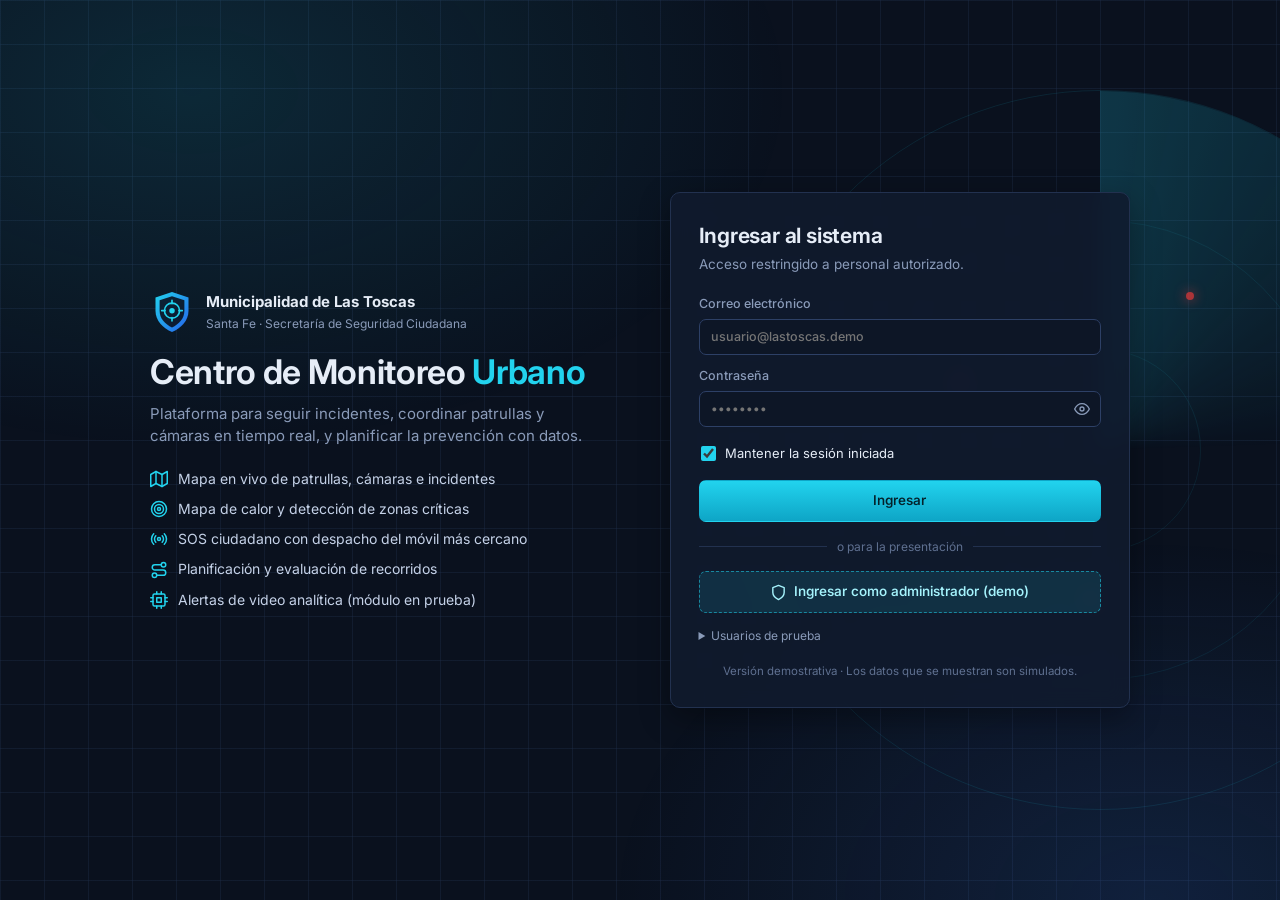
<file: index.html>
<!doctype html>
<html lang="es">
<head>
  <meta charset="utf-8">
  <meta name="viewport" content="width=device-width, initial-scale=1">
  <title>Ingreso – Centro de Monitoreo Las Toscas</title>
  <link rel="icon" href="assets/logo.svg" type="image/svg+xml">
  <link rel="preconnect" href="https://fonts.googleapis.com">
  <link rel="preconnect" href="https://fonts.gstatic.com" crossorigin>
  <link href="https://fonts.googleapis.com/css2?family=Inter:wght@400;500;600;700;800&family=JetBrains+Mono:wght@400;600&display=swap" rel="stylesheet">
  <link rel="stylesheet" href="css/styles.css">
  <!-- Estadísticas de visitas (GoatCounter: sin cookies) -->
  <script data-goatcounter="https://lbrnqru.goatcounter.com/count" async src="//gc.zgo.at/count.js"></script>
  <!-- Registro propio de visitas (MUNI_VISITAS) -->
  <script async src="https://muni-seg.growynk.com/m.js" data-sitio="Muni_Secu"></script>
</head>
<body>
  <div class="login-bg">
    <div class="radar"><div class="sweep"></div>
      <i class="blip" style="left:30%;top:40%"></i>
      <i class="blip" style="left:62%;top:28%;animation-delay:2s"></i>
      <i class="blip" style="left:48%;top:70%;animation-delay:4s"></i>
    </div>
  </div>

  <main class="login-page">
    <div class="login-wrap">
      <section class="login-intro">
        <div class="brand">
          <img src="assets/logo.svg" alt="">
          <div class="brand-txt"><strong>Municipalidad de Las Toscas</strong><span>Santa Fe · Secretaría de Seguridad Ciudadana</span></div>
        </div>
        <h1>Centro de Monitoreo <span>Urbano</span></h1>
        <p>Plataforma para seguir incidentes, coordinar patrullas y cámaras en tiempo real, y planificar la prevención con datos.</p>
        <ul class="feature-list" id="features"></ul>
      </section>

      <section class="card login-card">
        <h2>Ingresar al sistema</h2>
        <p class="lead">Acceso restringido a personal autorizado.</p>
        <form id="login-form" class="stack" novalidate>
          <div id="login-error" class="login-error hidden" role="alert"></div>
          <label class="field">Correo electrónico
            <input class="input" type="email" id="email" autocomplete="username" placeholder="usuario@lastoscas.demo" required>
          </label>
          <label class="field">Contraseña
            <span class="pw-wrap">
              <input class="input" type="password" id="password" autocomplete="current-password" placeholder="••••••••" required>
              <button type="button" class="icon-btn" id="toggle-pw" aria-label="Mostrar contraseña"></button>
            </span>
          </label>
          <label class="check"><input type="checkbox" id="remember" checked> Mantener la sesión iniciada</label>
          <button type="submit" class="btn btn-primary btn-block" style="height:42px">Ingresar</button>
        </form>
        <div class="divider">o para la presentación</div>
        <button type="button" class="btn btn-demo btn-block" id="demo-login"></button>
        <details class="demo-users">
          <summary>Usuarios de prueba</summary>
          <p style="margin-top:8px;line-height:1.8">
            <code>admin@lastoscas.demo</code> · Administrador<br>
            <code>operador@lastoscas.demo</code> · Operador de monitoreo<br>
            <code>patrulla@lastoscas.demo</code> · Patrulla<br>
            Contraseña para todos: <code>demo2026</code>
          </p>
        </details>
        <p class="login-foot">Versión demostrativa · Los datos que se muestran son simulados.</p>
      </section>
    </div>
  </main>

  <script src="js/utils.js"></script>
  <script src="js/data.js"></script>
  <script src="js/auth.js"></script>
</body>
</html>
</file>
<file: css/styles.css>
/* ============ Tokens ============ */
:root {
  --bg: #0a111e;
  --bg-2: #0d1626;
  --panel: #111b2e;
  --panel-2: #16233b;
  --panel-3: #1c2b47;
  --border: #22314f;
  --border-2: #2d4066;
  --text: #e6edf7;
  --muted: #8a9bb9;
  --dim: #5f7090;
  --accent: #22d3ee;
  --accent-2: #3b82f6;
  --accent-soft: rgba(34, 211, 238, .12);
  --ok: #22c55e;
  --warn: #f59e0b;
  --danger: #ef4444;
  --violet: #a78bfa;
  --radius: 10px;
  --radius-sm: 7px;
  --shadow: 0 10px 30px rgba(0, 0, 0, .35);
  --font: 'Inter', system-ui, -apple-system, 'Segoe UI', Roboto, sans-serif;
  --mono: 'JetBrains Mono', ui-monospace, Consolas, monospace;
  --sidebar: 236px;
  --topbar: 58px;
  color-scheme: dark;
}

* { box-sizing: border-box; }
html, body { height: 100%; }
body {
  margin: 0;
  background: var(--bg);
  color: var(--text);
  font-family: var(--font);
  font-size: 14px;
  line-height: 1.45;
  -webkit-font-smoothing: antialiased;
}
button, input, select, textarea { font: inherit; color: inherit; }
a { color: var(--accent); }
h1, h2, h3, h4 { margin: 0; font-weight: 650; letter-spacing: -.01em; }
p { margin: 0; }
.ic { flex-shrink: 0; display: block; }
.mono { font-family: var(--mono); }
.muted { color: var(--muted); }
.dim { color: var(--dim); }
.hidden { display: none !important; }
::-webkit-scrollbar { width: 9px; height: 9px; }
::-webkit-scrollbar-thumb { background: #22314f; border-radius: 9px; border: 2px solid transparent; background-clip: padding-box; }
::-webkit-scrollbar-track { background: transparent; }

/* ============ Botones y controles ============ */
.btn {
  display: inline-flex; align-items: center; justify-content: center; gap: 7px;
  height: 36px; padding: 0 14px;
  border-radius: var(--radius-sm);
  border: 1px solid var(--border-2);
  background: var(--panel-2);
  color: var(--text);
  font-weight: 550; font-size: 13.5px;
  cursor: pointer; white-space: nowrap;
  transition: background .15s, border-color .15s, transform .05s;
}
.btn:hover { background: var(--panel-3); border-color: #3a5180; }
.btn:active { transform: translateY(1px); }
.btn:disabled { opacity: .5; cursor: not-allowed; }
.btn-primary { background: linear-gradient(180deg, #22d3ee, #0ea5c6); border-color: transparent; color: #04212a; }
.btn-primary:hover { background: linear-gradient(180deg, #4fe0f5, #22b8d6); }
.btn-danger { background: linear-gradient(180deg, #ef4444, #c92a2a); border-color: transparent; color: #fff; }
.btn-danger:hover { background: linear-gradient(180deg, #f25c5c, #d43636); }
.btn-warn { background: rgba(245, 158, 11, .15); border-color: rgba(245, 158, 11, .5); color: #fcd34d; }
.btn-violet { background: rgba(167, 139, 250, .15); border-color: rgba(167, 139, 250, .5); color: #ddd6fe; }
.btn-ghost { background: transparent; border-color: transparent; color: var(--muted); }
.btn-ghost:hover { background: var(--panel-2); color: var(--text); }
.btn-sm { height: 30px; padding: 0 10px; font-size: 12.5px; }
.btn-xs { height: 26px; padding: 0 9px; font-size: 12px; border-radius: 6px; }
.btn-block { width: 100%; }
.icon-btn {
  display: inline-grid; place-items: center; width: 34px; height: 34px;
  border-radius: 8px; border: 1px solid transparent; background: transparent;
  color: var(--muted); cursor: pointer; position: relative;
}
.icon-btn:hover { background: var(--panel-2); color: var(--text); }

.input, .select, textarea.input {
  width: 100%; height: 36px; padding: 0 11px;
  background: var(--bg-2); border: 1px solid var(--border-2); border-radius: var(--radius-sm);
  outline: none; transition: border-color .15s, box-shadow .15s;
}
textarea.input { height: auto; padding: 9px 11px; resize: vertical; min-height: 70px; }
.input:focus, .select:focus { border-color: var(--accent); box-shadow: 0 0 0 3px var(--accent-soft); }
.select { appearance: none; padding-right: 30px; background-image: url("data:image/svg+xml,%3Csvg xmlns='http://www.w3.org/2000/svg' width='12' height='12' viewBox='0 0 24 24' fill='none' stroke='%238a9bb9' stroke-width='2.5'%3E%3Cpolyline points='6 9 12 15 18 9'/%3E%3C/svg%3E"); background-repeat: no-repeat; background-position: right 10px center; cursor: pointer; }
.select option { background: var(--panel); }
label.field { display: grid; gap: 6px; font-size: 12.5px; color: var(--muted); font-weight: 500; }
.row { display: flex; gap: 10px; align-items: center; }
.row-wrap { flex-wrap: wrap; }
.grow { flex: 1; min-width: 0; }
.stack { display: grid; gap: 12px; }

.seg { display: inline-flex; background: var(--bg-2); border: 1px solid var(--border); border-radius: 8px; padding: 3px; gap: 2px; }
.seg button { border: 0; background: transparent; color: var(--muted); padding: 5px 10px; border-radius: 6px; cursor: pointer; font-size: 12.5px; font-weight: 550; white-space: nowrap; }
.seg button:hover { color: var(--text); }
#h-period button { flex: 1; padding: 5px 4px; }
.seg button.active { background: var(--panel-3); color: var(--accent); box-shadow: inset 0 0 0 1px var(--border-2); }

.check { display: flex; align-items: center; gap: 9px; cursor: pointer; font-size: 13px; padding: 5px 2px; user-select: none; }
.check input { accent-color: var(--accent); width: 15px; height: 15px; margin: 0; }
.swatch { width: 10px; height: 10px; border-radius: 3px; flex-shrink: 0; }

.tag {
  display: inline-flex; align-items: center; gap: 5px;
  font-size: 11px; font-weight: 650; letter-spacing: .02em; text-transform: uppercase;
  padding: 2px 8px; border-radius: 99px; white-space: nowrap;
  background: var(--panel-3); color: var(--muted); border: 1px solid var(--border-2);
}
.tag-ok { background: rgba(34, 197, 94, .12); color: #86efac; border-color: rgba(34, 197, 94, .35); }
.tag-warn { background: rgba(245, 158, 11, .12); color: #fcd34d; border-color: rgba(245, 158, 11, .35); }
.tag-danger { background: rgba(239, 68, 68, .14); color: #fca5a5; border-color: rgba(239, 68, 68, .4); }
.tag-info { background: rgba(34, 211, 238, .1); color: #67e8f9; border-color: rgba(34, 211, 238, .35); }
.tag-violet { background: rgba(167, 139, 250, .12); color: #c4b5fd; border-color: rgba(167, 139, 250, .4); }
.tag-sim { background: rgba(245, 158, 11, .1); color: #fbbf24; border: 1px dashed rgba(245, 158, 11, .5); }
.dot { width: 8px; height: 8px; border-radius: 50%; display: inline-block; flex-shrink: 0; }
.dot-live { background: var(--ok); box-shadow: 0 0 0 0 rgba(34, 197, 94, .6); animation: live 2s infinite; }
@keyframes live { 0% { box-shadow: 0 0 0 0 rgba(34, 197, 94, .6); } 70% { box-shadow: 0 0 0 8px rgba(34, 197, 94, 0); } 100% { box-shadow: 0 0 0 0 rgba(34, 197, 94, 0); } }

/* ============ Tarjetas ============ */
.card { background: var(--panel); border: 1px solid var(--border); border-radius: var(--radius); }
.card-head { display: flex; align-items: center; justify-content: space-between; gap: 10px; padding: 14px 16px 0; }
.card-head h3 { font-size: 14.5px; display: flex; align-items: center; gap: 8px; }
.card-head .sub { font-size: 12px; color: var(--muted); font-weight: 400; }
.card-body { padding: 14px 16px 16px; }

/* ============ Login ============ */
.login-page { min-height: 100%; display: grid; place-items: center; padding: 24px 16px; position: relative; overflow: hidden; }
.login-bg { position: fixed; inset: 0; z-index: 0; pointer-events: none; }
.login-bg::before {
  content: ''; position: absolute; inset: 0;
  background:
    radial-gradient(1000px 600px at 15% 10%, rgba(34, 211, 238, .12), transparent 60%),
    radial-gradient(900px 600px at 90% 100%, rgba(59, 130, 246, .14), transparent 60%),
    linear-gradient(rgba(34, 49, 79, .35) 1px, transparent 1px) 0 0 / 44px 44px,
    linear-gradient(90deg, rgba(34, 49, 79, .35) 1px, transparent 1px) 0 0 / 44px 44px;
}
.radar { position: absolute; right: -180px; top: 50%; width: 720px; height: 720px; transform: translateY(-50%); border-radius: 50%; border: 1px solid rgba(34, 211, 238, .15); opacity: .7; }
.radar::before, .radar::after { content: ''; position: absolute; inset: 18%; border-radius: 50%; border: 1px solid rgba(34, 211, 238, .12); }
.radar::after { inset: 36%; }
.radar .sweep { position: absolute; inset: 0; border-radius: 50%; background: conic-gradient(from 0deg, rgba(34, 211, 238, .28), transparent 25%); animation: spin 6s linear infinite; }
.radar .blip { position: absolute; width: 8px; height: 8px; border-radius: 50%; background: var(--danger); box-shadow: 0 0 12px var(--danger); animation: blip 6s infinite; }
@keyframes spin { to { transform: rotate(360deg); } }
@keyframes blip { 0%, 100% { opacity: 0; } 10%, 40% { opacity: 1; } }

.login-wrap { position: relative; z-index: 1; width: 100%; max-width: 980px; display: grid; grid-template-columns: 1.05fr 1fr; gap: 36px; align-items: center; }
.login-intro h1 { font-size: 34px; line-height: 1.15; margin: 18px 0 12px; }
.login-intro h1 span { color: var(--accent); }
.login-intro p { color: var(--muted); font-size: 15px; max-width: 440px; }
.feature-list { list-style: none; padding: 0; margin: 22px 0 0; display: grid; gap: 10px; }
.feature-list li { display: flex; gap: 10px; align-items: center; color: #c5d2e8; font-size: 14px; }
.feature-list li .ic { color: var(--accent); }
.brand { display: flex; align-items: center; gap: 12px; }
.brand img { width: 44px; height: 44px; }
.brand-txt strong { display: block; font-size: 15px; }
.brand-txt span { font-size: 12px; color: var(--muted); }
.login-card { padding: 28px; background: rgba(17, 27, 46, .88); backdrop-filter: blur(10px); box-shadow: var(--shadow); }
.login-card h2 { font-size: 21px; margin-bottom: 4px; }
.login-card .lead { color: var(--muted); margin-bottom: 20px; font-size: 13.5px; }
.login-error { background: rgba(239, 68, 68, .12); border: 1px solid rgba(239, 68, 68, .4); color: #fca5a5; padding: 9px 12px; border-radius: 8px; font-size: 13px; }
.divider { display: flex; align-items: center; gap: 10px; color: var(--dim); font-size: 12px; margin: 16px 0; }
.divider::before, .divider::after { content: ''; flex: 1; height: 1px; background: var(--border); }
.btn-demo { height: 42px; border-style: dashed; border-color: rgba(34, 211, 238, .55); background: var(--accent-soft); color: #a5f3fc; }
.btn-demo:hover { background: rgba(34, 211, 238, .2); }
.demo-users { margin-top: 14px; font-size: 12px; color: var(--muted); }
.demo-users summary { cursor: pointer; }
.demo-users code { font-family: var(--mono); color: #c5d2e8; font-size: 11.5px; }
.login-foot { margin-top: 18px; font-size: 11.5px; color: var(--dim); text-align: center; }
.pw-wrap { position: relative; }
.pw-wrap .icon-btn { position: absolute; right: 2px; top: 1px; }

/* ============ Layout de la app ============ */
.app { display: grid; grid-template-columns: var(--sidebar) 1fr; height: 100vh; height: 100dvh; }
.sidebar { background: var(--bg-2); border-right: 1px solid var(--border); display: flex; flex-direction: column; min-height: 0; z-index: 1200; }
.sidebar .brand { padding: 14px 16px; border-bottom: 1px solid var(--border); height: var(--topbar); }
.sidebar .brand img { width: 32px; height: 32px; }
.sidebar .brand strong { font-size: 13.5px; }
.sidebar .brand span { font-size: 11px; }
.nav { padding: 12px 10px; display: grid; gap: 2px; overflow-y: auto; flex: 1; align-content: start; }
.nav-label { font-size: 10.5px; text-transform: uppercase; letter-spacing: .08em; color: var(--dim); padding: 12px 10px 6px; font-weight: 650; }
.nav a {
  display: flex; align-items: center; gap: 11px; padding: 9px 10px; border-radius: 8px;
  color: var(--muted); text-decoration: none; font-weight: 520; font-size: 13.5px; position: relative;
}
.nav a:hover { background: var(--panel); color: var(--text); }
.nav a.active { background: var(--accent-soft); color: var(--accent); }
.nav a.active::before { content: ''; position: absolute; left: -10px; top: 8px; bottom: 8px; width: 3px; border-radius: 0 3px 3px 0; background: var(--accent); }
.nav .count { margin-left: auto; background: var(--danger); color: #fff; font-size: 10.5px; font-weight: 700; min-width: 19px; height: 19px; border-radius: 10px; display: grid; place-items: center; padding: 0 5px; }
.sidebar-foot { padding: 12px; border-top: 1px solid var(--border); display: grid; gap: 8px; }
.sys-status { display: grid; gap: 6px; font-size: 11.5px; color: var(--muted); }
.sys-status div { display: flex; align-items: center; gap: 8px; }

.main { display: flex; flex-direction: column; min-width: 0; min-height: 0; }
.topbar { height: var(--topbar); flex-shrink: 0; display: flex; align-items: center; gap: 14px; padding: 0 18px; border-bottom: 1px solid var(--border); background: var(--bg-2); }
.topbar h1 { font-size: 16.5px; white-space: nowrap; overflow: hidden; text-overflow: ellipsis; }
.topbar .crumb { font-size: 12px; color: var(--muted); }
.clock { font-family: var(--mono); font-size: 13px; color: #c5d2e8; display: flex; align-items: center; gap: 7px; padding: 6px 10px; border-radius: 8px; background: var(--panel); border: 1px solid var(--border); }
.user-chip { display: flex; align-items: center; gap: 9px; padding: 4px 6px 4px 4px; border-radius: 10px; }
.avatar { width: 32px; height: 32px; border-radius: 8px; background: linear-gradient(135deg, #22d3ee, #3b82f6); display: grid; place-items: center; color: #04212a; font-weight: 750; font-size: 13px; }
.user-chip .who { line-height: 1.2; }
.user-chip .who strong { font-size: 13px; display: block; }
.user-chip .who span { font-size: 11.5px; color: var(--muted); }
.badge-dot { position: absolute; top: 3px; right: 3px; min-width: 16px; height: 16px; border-radius: 8px; background: var(--danger); color: #fff; font-size: 10px; font-weight: 700; display: grid; place-items: center; padding: 0 4px; border: 2px solid var(--bg-2); }
.menu-btn { display: none; }

.content { flex: 1; min-height: 0; position: relative; overflow: hidden; }
.section { position: absolute; inset: 0; overflow-y: auto; display: none; }
.section.active { display: block; animation: fadein .25s ease; }
.section.full { overflow: hidden; }
@keyframes fadein { from { opacity: 0; transform: translateY(4px); } to { opacity: 1; transform: none; } }
.page { padding: 20px 22px 40px; max-width: 1500px; margin: 0 auto; display: grid; gap: 16px; }
.page-head { display: flex; align-items: flex-end; justify-content: space-between; gap: 16px; flex-wrap: wrap; }
.page-head h2 { font-size: 20px; }
.page-head p { color: var(--muted); font-size: 13.5px; margin-top: 4px; max-width: 760px; }
.note { display: flex; gap: 10px; align-items: flex-start; padding: 10px 13px; border-radius: 8px; font-size: 12.5px; color: #fcd34d; background: rgba(245, 158, 11, .07); border: 1px dashed rgba(245, 158, 11, .4); }
.note .ic { margin-top: 1px; }
.note-info { color: #a5f3fc; background: rgba(34, 211, 238, .06); border-color: rgba(34, 211, 238, .35); }

/* ============ Sección mapa ============ */
#map-op, .map-fill { position: absolute; inset: 0; background: #0b1424; }
.leaflet-container { font-family: var(--font); background: #0b1424; }
.tiles-dark { filter: invert(1) hue-rotate(185deg) brightness(.82) contrast(.92) saturate(.55); }
.map-toolbar {
  position: absolute; top: 12px; left: 50%; transform: translateX(-50%); z-index: 800;
  display: flex; gap: 8px; padding: 6px; border-radius: 12px;
  background: rgba(13, 22, 38, .92); border: 1px solid var(--border-2); box-shadow: var(--shadow); backdrop-filter: blur(6px);
}
.btn-sos { background: linear-gradient(180deg, #ef4444, #b91c1c); border-color: transparent; color: #fff; font-weight: 700; letter-spacing: .02em; box-shadow: 0 0 0 0 rgba(239, 68, 68, .5); animation: sosglow 2.4s infinite; }
.btn-sos:hover { background: linear-gradient(180deg, #f25c5c, #c92a2a); }
@keyframes sosglow { 0% { box-shadow: 0 0 0 0 rgba(239, 68, 68, .55); } 70% { box-shadow: 0 0 0 10px rgba(239, 68, 68, 0); } 100% { box-shadow: 0 0 0 0 rgba(239, 68, 68, 0); } }

.map-panel {
  position: absolute; z-index: 700; top: 64px; bottom: 12px; width: 300px;
  background: rgba(13, 22, 38, .94); border: 1px solid var(--border-2); border-radius: 12px; box-shadow: var(--shadow);
  display: flex; flex-direction: column; min-height: 0; backdrop-filter: blur(6px);
  transition: transform .25s ease, opacity .25s;
}
.map-panel.left { left: 12px; }
.map-panel.right { right: 12px; width: 330px; }
.map-panel.collapsed.left { transform: translateX(calc(-100% - 14px)); opacity: 0; pointer-events: none; }
.map-panel.collapsed.right { transform: translateX(calc(100% + 14px)); opacity: 0; pointer-events: none; }
.panel-tabs { display: flex; border-bottom: 1px solid var(--border); padding: 0 6px; flex-shrink: 0; }
.panel-tabs button { flex: 1; background: none; border: 0; border-bottom: 2px solid transparent; padding: 11px 6px; color: var(--muted); cursor: pointer; font-weight: 600; font-size: 12.5px; display: flex; align-items: center; justify-content: center; gap: 6px; }
.panel-tabs button.active { color: var(--accent); border-color: var(--accent); }
.panel-tabs .pill { background: var(--danger); color: #fff; border-radius: 9px; font-size: 10px; padding: 0 5px; min-width: 17px; height: 17px; display: inline-grid; place-items: center; }
.panel-scroll { overflow-y: auto; padding: 12px 14px; flex: 1; min-height: 0; }
.panel-sec { padding-bottom: 14px; margin-bottom: 14px; border-bottom: 1px solid var(--border); }
.panel-sec:last-child { border-bottom: 0; margin-bottom: 0; }
.panel-sec h4 { font-size: 11px; text-transform: uppercase; letter-spacing: .07em; color: var(--dim); margin-bottom: 9px; display: flex; justify-content: space-between; align-items: center; }
.panel-toggle { position: absolute; z-index: 790; top: 64px; }
/* Los controles de Leaflet se corren cuando los paneles están abiertos */
.map-sec .leaflet-left, .map-sec .leaflet-right { transition: left .25s, right .25s; }
.map-sec.lp-open .leaflet-left { left: 312px; }
.map-sec.rp-open .leaflet-right { right: 342px; }
.panel-toggle.left { left: 12px; }
.panel-toggle.right { right: 12px; }
.panel-toggle .btn { background: rgba(13, 22, 38, .94); }
.layer-row { display: flex; align-items: center; justify-content: space-between; }
.layer-row .count { font-family: var(--mono); font-size: 11.5px; color: var(--muted); }
.mini-stats { display: grid; grid-template-columns: 1fr 1fr; gap: 8px; }
.mini-stat { background: var(--panel-2); border: 1px solid var(--border); border-radius: 8px; padding: 9px 10px; }
.mini-stat b { display: block; font-size: 19px; font-family: var(--mono); font-weight: 600; }
.mini-stat span { font-size: 11px; color: var(--muted); }
.delta-up { color: #fca5a5; }
.delta-down { color: #86efac; }
.sim-chip { position: absolute; z-index: 600; left: 50%; bottom: 26px; transform: translateX(-50%); font-size: 11.5px; color: var(--muted); background: rgba(13, 22, 38, .9); border: 1px solid var(--border); border-radius: 99px; padding: 4px 12px; display: flex; gap: 8px; align-items: center; white-space: nowrap; }
.map-hint { position: absolute; z-index: 900; top: 66px; left: 50%; transform: translateX(-50%); background: var(--danger); color: #fff; font-weight: 600; padding: 9px 16px; border-radius: 99px; box-shadow: var(--shadow); display: flex; gap: 10px; align-items: center; }
.map-hint.info { background: var(--accent-2); }
.picking .leaflet-container { cursor: crosshair !important; }
.tiles-warn { position: absolute; z-index: 650; bottom: 60px; left: 50%; transform: translateX(-50%); }

/* Feed de eventos */
.feed { display: grid; gap: 8px; }
.feed-item { background: var(--panel-2); border: 1px solid var(--border); border-left: 3px solid var(--border-2); border-radius: 8px; padding: 9px 11px; font-size: 12.5px; }
.feed-item.lvl-alta, .feed-item.kind-sos { border-left-color: var(--danger); }
.feed-item.lvl-media, .feed-item.kind-vecino { border-left-color: var(--warn); }
.feed-item.lvl-baja { border-left-color: var(--accent-2); }
.feed-item.kind-ia { border-left-color: var(--violet); }
.feed-item.done { opacity: .6; }
.feed-item .ttl { font-weight: 600; font-size: 13px; display: flex; justify-content: space-between; gap: 8px; align-items: flex-start; }
.feed-item .meta { color: var(--muted); font-size: 11.5px; margin-top: 3px; display: flex; flex-wrap: wrap; gap: 4px 10px; }
.feed-item .acts { display: flex; flex-wrap: wrap; gap: 6px; margin-top: 8px; }
.empty { text-align: center; color: var(--dim); padding: 18px 8px; font-size: 12.5px; }

/* Casos / despacho */
.case { background: var(--panel-2); border: 1px solid var(--border); border-radius: 10px; padding: 11px 12px; font-size: 12.5px; border-left: 3px solid var(--danger); }
.case.kind-vecino { border-left-color: var(--warn); }
.case.kind-ia { border-left-color: var(--violet); }
.case.resolved { opacity: .65; }
.case-head { display: flex; justify-content: space-between; gap: 8px; align-items: flex-start; }
.case-head strong { font-size: 13.5px; display: block; }
.steps { display: flex; gap: 4px; margin: 10px 0 8px; }
.steps span { flex: 1; height: 4px; border-radius: 2px; background: var(--border-2); }
.steps span.on { background: var(--accent); }
.steps span.cur { background: var(--accent); animation: pulseop 1.2s infinite; }
@keyframes pulseop { 50% { opacity: .35; } }
.step-label { display: flex; justify-content: space-between; font-size: 11px; color: var(--muted); }
.cand { display: flex; align-items: center; gap: 9px; padding: 7px 8px; border-radius: 7px; border: 1px solid var(--border); background: var(--bg-2); cursor: pointer; margin-top: 6px; }
.cand:hover { border-color: var(--border-2); }
.cand.sel { border-color: var(--accent); background: var(--accent-soft); }
.cand .u { font-weight: 600; }
.cand .d { margin-left: auto; text-align: right; font-family: var(--mono); font-size: 11.5px; color: var(--muted); white-space: nowrap; }
.eta { font-family: var(--mono); font-size: 20px; font-weight: 600; color: var(--accent); }
.timeline { list-style: none; padding: 0; margin: 8px 0 0; display: grid; gap: 4px; font-size: 11.5px; }
.timeline li { display: flex; gap: 8px; color: var(--muted); }
.timeline li b { color: var(--text); font-weight: 550; }
.timeline .mono { color: var(--dim); }

/* ============ Marcadores ============ */
.inc-dot { width: 14px; height: 14px; border-radius: 50%; background: var(--c); border: 2px solid rgba(10, 17, 30, .9); box-shadow: 0 0 0 1px var(--c), 0 2px 6px rgba(0, 0, 0, .5); }
.inc-dot.recent { animation: incpulse 1.6s infinite; }
@keyframes incpulse { 50% { box-shadow: 0 0 0 6px transparent, 0 0 0 1px var(--c); } 0% { box-shadow: 0 0 0 0 var(--c); } }
.cluster { display: grid; place-items: center; border-radius: 50%; color: #fff; font-weight: 700; font-family: var(--mono); font-size: 12px; background: rgba(239, 68, 68, .78); box-shadow: 0 0 0 5px rgba(239, 68, 68, .22); }
.cluster.md { background: rgba(245, 158, 11, .85); box-shadow: 0 0 0 5px rgba(245, 158, 11, .22); color: #1a1100; }
.cluster.sm { background: rgba(59, 130, 246, .85); box-shadow: 0 0 0 5px rgba(59, 130, 246, .22); }
.cam-marker { width: 28px; height: 28px; border-radius: 8px; display: grid; place-items: center; background: #0f2a3a; border: 1.5px solid var(--accent); color: var(--accent); box-shadow: 0 2px 8px rgba(0, 0, 0, .5); transition: transform .15s; }
.cam-marker:hover { transform: scale(1.12); }
.cam-marker.offline { border-color: #64748b; color: #64748b; background: #1a2232; }
.cam-marker.alerting { border-color: var(--violet); color: #fff; background: #4c1d95; animation: camalert 1s infinite; }
@keyframes camalert { 50% { box-shadow: 0 0 0 7px rgba(167, 139, 250, .25); } }
.unit-marker { position: relative; width: 34px; height: 34px; }
.unit-marker .body { position: absolute; inset: 4px; border-radius: 50%; display: grid; place-items: center; font-size: 10px; font-weight: 800; font-family: var(--mono); color: #fff; border: 2px solid #fff; box-shadow: 0 2px 10px rgba(0, 0, 0, .6); }
.unit-marker.auto .body { background: #0ea5e9; }
.unit-marker.policia .body { background: #1d4ed8; }
.unit-marker.moto .body { background: #059669; }
.unit-marker .arrow { position: absolute; inset: 0; transition: transform .3s linear; }
.unit-marker .arrow::before { content: ''; position: absolute; left: 50%; top: -3px; transform: translateX(-50%); border: 6px solid transparent; border-bottom: 8px solid #fff; border-top: 0; }
.unit-marker.st-dispatch .body { background: var(--danger); animation: siren .6s infinite alternate; }
.unit-marker.st-onscene .body { background: var(--warn); color: #1a1100; }
.unit-marker.st-base .body, .unit-marker.st-oos .body { background: #475569; }
@keyframes siren { from { box-shadow: 0 0 0 3px rgba(239, 68, 68, .6), -4px 0 12px #ef4444; } to { box-shadow: 0 0 0 3px rgba(59, 130, 246, .6), 4px 0 12px #3b82f6; } }
.pulse-marker { width: 22px; height: 22px; border-radius: 50%; background: var(--c, var(--danger)); border: 3px solid #fff; position: relative; box-shadow: 0 0 12px var(--c, var(--danger)); }
.pulse-marker::before, .pulse-marker::after { content: ''; position: absolute; inset: -3px; border-radius: 50%; border: 2px solid var(--c, var(--danger)); animation: ring 1.8s infinite; }
.pulse-marker::after { animation-delay: .9s; }
@keyframes ring { from { transform: scale(1); opacity: .9; } to { transform: scale(3.2); opacity: 0; } }
.poi-marker { width: 22px; height: 22px; border-radius: 6px; background: #1e293b; border: 1px solid #475569; color: #cbd5e1; display: grid; place-items: center; font-size: 11px; font-weight: 700; }
.route-anim { stroke-dasharray: 10 8; animation: dash 1s linear infinite; }
@keyframes dash { to { stroke-dashoffset: -18; } }
.wp-marker { width: 12px; height: 12px; border-radius: 50%; background: #fff; border: 3px solid var(--c, var(--accent)); }
.cell-label { color: #fff; font-family: var(--mono); font-weight: 700; font-size: 11px; text-shadow: 0 1px 3px #000; text-align: center; }

/* Popups de Leaflet */
.leaflet-popup-content-wrapper { background: var(--panel); color: var(--text); border: 1px solid var(--border-2); border-radius: 10px; box-shadow: var(--shadow); }
.leaflet-popup-tip { background: var(--panel); border: 1px solid var(--border-2); }
.leaflet-popup-content { margin: 12px 14px; font-size: 12.5px; line-height: 1.45; min-width: 210px; }
.leaflet-container a.leaflet-popup-close-button { color: var(--muted); }
.pop h4 { font-size: 13.5px; margin-bottom: 4px; display: flex; align-items: center; gap: 7px; }
.pop .kv { display: grid; grid-template-columns: auto 1fr; gap: 3px 10px; margin: 8px 0; font-size: 12px; }
.pop .kv span:nth-child(odd) { color: var(--muted); }
.pop .acts { display: flex; gap: 6px; flex-wrap: wrap; margin-top: 8px; }
.leaflet-control-zoom a, .leaflet-control-layers { background: var(--panel) !important; color: var(--text) !important; border-color: var(--border-2) !important; }
.leaflet-control-zoom a:hover { background: var(--panel-3) !important; }
.leaflet-control-layers-expanded { padding: 8px 12px; border-radius: 8px; }
.leaflet-control-attribution { background: rgba(10, 17, 30, .75) !important; color: var(--dim) !important; font-size: 10px; }
.leaflet-control-attribution a { color: var(--muted) !important; }
.leaflet-bar { border: 1px solid var(--border-2) !important; box-shadow: var(--shadow) !important; }

/* ============ Modales y toasts ============ */
.modal-back { position: fixed; inset: 0; z-index: 3000; background: rgba(3, 7, 15, .66); backdrop-filter: blur(3px); display: grid; place-items: center; padding: 16px; animation: fadein .18s; }
.modal-back.out { opacity: 0; transition: opacity .18s; }
.modal { width: 100%; max-width: 520px; max-height: calc(100vh - 32px); display: flex; flex-direction: column; background: var(--panel); border: 1px solid var(--border-2); border-radius: 14px; box-shadow: 0 25px 60px rgba(0, 0, 0, .55); }
.modal-wide { max-width: 1100px; }
.modal-head { display: flex; align-items: center; justify-content: space-between; padding: 14px 16px 12px 20px; border-bottom: 1px solid var(--border); }
.modal-head h3 { font-size: 16px; display: flex; align-items: center; gap: 9px; }
.modal-body { padding: 18px 20px 20px; overflow-y: auto; }
.modal-foot { display: flex; justify-content: flex-end; gap: 8px; margin-top: 18px; }
.choice-grid { display: grid; grid-template-columns: 1fr 1fr; gap: 8px; }
.choice { border: 1px solid var(--border-2); border-radius: 9px; padding: 10px 12px; cursor: pointer; background: var(--bg-2); display: flex; gap: 9px; align-items: center; font-weight: 550; font-size: 13px; }
.choice:hover { border-color: #3a5180; }
.choice.sel { border-color: var(--accent); background: var(--accent-soft); }
.choice input { display: none; }

.toasts { position: fixed; z-index: 4000; top: 70px; right: 16px; display: grid; gap: 10px; width: 360px; max-width: calc(100vw - 32px); }
@media (min-width: 861px) { body.on-map .toasts { right: 358px; top: 128px; } }
.toast { display: flex; gap: 11px; padding: 12px 12px 12px 14px; background: var(--panel); border: 1px solid var(--border-2); border-left: 4px solid var(--accent); border-radius: 10px; box-shadow: var(--shadow); animation: toastin .25s ease; }
.toast.out { opacity: 0; transform: translateX(20px); transition: all .25s; }
@keyframes toastin { from { opacity: 0; transform: translateX(24px); } }
.toast-danger, .toast-sos { border-left-color: var(--danger); }
.toast-warn { border-left-color: var(--warn); }
.toast-ok { border-left-color: var(--ok); }
.toast-ia { border-left-color: var(--violet); }
.toast-ic { color: var(--accent); padding-top: 1px; }
.toast-danger .toast-ic, .toast-sos .toast-ic { color: var(--danger); }
.toast-warn .toast-ic { color: var(--warn); }
.toast-ok .toast-ic { color: var(--ok); }
.toast-ia .toast-ic { color: var(--violet); }
.toast-body { flex: 1; min-width: 0; }
.toast-body strong { font-size: 13.5px; }
.toast-body p { font-size: 12.5px; color: var(--muted); margin-top: 2px; }
.toast-actions { display: flex; gap: 6px; margin-top: 8px; flex-wrap: wrap; }
.toast-actions:empty { display: none; }
.toast-x { background: none; border: 0; color: var(--dim); cursor: pointer; align-self: flex-start; padding: 2px; }

/* ============ Cámaras ============ */
.cam-view { display: grid; grid-template-columns: 1fr 290px; gap: 16px; }
.cam-screen { position: relative; background: #000; border-radius: 10px; overflow: hidden; border: 1px solid var(--border-2); aspect-ratio: 16 / 9; }
.cam-screen canvas { width: 100%; height: 100%; display: block; }
.cam-side { display: grid; gap: 12px; align-content: start; font-size: 13px; }
.cam-grid { display: grid; gap: 10px; grid-template-columns: repeat(var(--cols, 3), 1fr); }
.cam-tile { position: relative; background: #000; border: 1px solid var(--border); border-radius: 9px; overflow: hidden; cursor: pointer; aspect-ratio: 16 / 9; }
.cam-tile:hover { border-color: var(--accent); }
.cam-tile canvas { width: 100%; height: 100%; display: block; }
.cam-tile .lbl { position: absolute; left: 0; right: 0; bottom: 0; padding: 18px 10px 7px; background: linear-gradient(transparent, rgba(0, 0, 0, .8)); font-size: 12px; display: flex; justify-content: space-between; align-items: center; gap: 6px; }
.cam-tile.alerting { border-color: var(--violet); box-shadow: 0 0 0 2px rgba(167, 139, 250, .4); }

/* ============ Tablas ============ */
.table-wrap { overflow-x: auto; }
table.tbl { width: 100%; border-collapse: collapse; font-size: 13px; }
.tbl th { text-align: left; font-size: 11px; text-transform: uppercase; letter-spacing: .06em; color: var(--dim); font-weight: 650; padding: 10px 12px; border-bottom: 1px solid var(--border); white-space: nowrap; position: sticky; top: 0; background: var(--panel); cursor: default; }
.tbl th.sortable { cursor: pointer; }
.tbl th.sortable:hover { color: var(--text); }
.tbl td { padding: 10px 12px; border-bottom: 1px solid rgba(34, 49, 79, .6); vertical-align: middle; }
.tbl tbody tr { cursor: pointer; }
.tbl tbody tr:hover { background: var(--panel-2); }
.tbl .select { height: 28px; font-size: 12px; width: auto; }
.pager { display: flex; justify-content: space-between; align-items: center; gap: 10px; padding: 12px 16px; font-size: 12.5px; color: var(--muted); }
.toolbar { display: flex; gap: 10px; flex-wrap: wrap; align-items: center; }
.toolbar .input, .toolbar .select { width: auto; }
.search-box { position: relative; }
.search-box .ic { position: absolute; left: 10px; top: 50%; transform: translateY(-50%); color: var(--dim); }
.search-box .input { padding-left: 34px; width: 260px; }

/* ============ Dashboard ============ */
.kpis { display: grid; grid-template-columns: repeat(6, 1fr); gap: 12px; }
.kpi { padding: 14px 16px; display: grid; gap: 4px; }
.kpi .lbl { font-size: 12px; color: var(--muted); display: flex; align-items: center; gap: 7px; }
.kpi .val { font-size: 26px; font-weight: 650; font-family: var(--mono); letter-spacing: -.02em; }
.kpi .sub { font-size: 11.5px; color: var(--dim); }
.grid-2 { display: grid; grid-template-columns: 1fr 1fr; gap: 16px; }
.grid-3 { display: grid; grid-template-columns: 2fr 1fr; gap: 16px; }
.chart-box { position: relative; height: 270px; }
.chart-box.tall { height: 320px; }
.heat-table { width: 100%; border-collapse: separate; border-spacing: 2px; font-size: 10.5px; font-family: var(--mono); }
.heat-table td { height: 22px; border-radius: 3px; text-align: center; color: rgba(255, 255, 255, .85); }
.heat-table th { color: var(--dim); font-weight: 500; padding: 2px; }
.legend-scale { display: flex; align-items: center; gap: 8px; font-size: 11px; color: var(--muted); }
.legend-scale .bar { width: 120px; height: 8px; border-radius: 4px; background: linear-gradient(90deg, #13233d, #1e4f7a, #f59e0b, #ef4444); }
.rank { display: grid; gap: 8px; }
.rank-row { display: grid; grid-template-columns: 22px 1fr auto; gap: 10px; align-items: center; font-size: 13px; }
.rank-row .n { font-family: var(--mono); color: var(--dim); }
.rank-bar { height: 6px; border-radius: 3px; background: var(--border); margin-top: 5px; overflow: hidden; }
.rank-bar i { display: block; height: 100%; border-radius: 3px; }

/* ============ Rutas / análisis ============ */
.split { display: grid; grid-template-columns: 360px 1fr; height: 100%; }
.split-side { border-right: 1px solid var(--border); overflow-y: auto; background: var(--bg-2); display: flex; flex-direction: column; min-height: 0; }
.split-side .page { padding: 16px; gap: 14px; }
.split-map { position: relative; min-height: 0; }
.route-item { padding: 11px 12px; border: 1px solid var(--border); border-radius: 9px; background: var(--panel); cursor: pointer; display: grid; gap: 4px; border-left: 4px solid var(--c); }
.route-item:hover { border-color: var(--border-2); border-left-color: var(--c); }
.route-item.sel { background: var(--panel-2); box-shadow: 0 0 0 1px var(--c); }
.route-item .r1 { display: flex; justify-content: space-between; align-items: center; gap: 8px; font-weight: 600; }
.route-item .r2 { font-size: 12px; color: var(--muted); display: flex; gap: 10px; flex-wrap: wrap; }
.eval-kpis { display: grid; grid-template-columns: 1fr 1fr; gap: 8px; }
.suggest { padding: 11px 12px; border-radius: 9px; background: rgba(34, 211, 238, .07); border: 1px solid rgba(34, 211, 238, .3); font-size: 12.5px; color: #cdf6fd; display: flex; gap: 9px; }
.suggest.bad { background: rgba(245, 158, 11, .08); border-color: rgba(245, 158, 11, .35); color: #fde68a; }
.suggest .ic { margin-top: 1px; flex-shrink: 0; }
.days { display: flex; gap: 4px; }
.days label { flex: 1; }
.days input { display: none; }
.days span { display: grid; place-items: center; height: 30px; border-radius: 6px; border: 1px solid var(--border-2); font-size: 12px; cursor: pointer; color: var(--muted); }
.days input:checked + span { background: var(--accent-soft); border-color: var(--accent); color: var(--accent); }
.rec { display: grid; grid-template-columns: auto 1fr auto; gap: 12px; padding: 12px 14px; border: 1px solid var(--border); border-radius: 10px; background: var(--panel-2); align-items: start; }
.rec .ic-wrap { width: 34px; height: 34px; border-radius: 9px; display: grid; place-items: center; background: var(--accent-soft); color: var(--accent); }
.rec.p-alta .ic-wrap { background: rgba(239, 68, 68, .14); color: #fca5a5; }
.rec.p-media .ic-wrap { background: rgba(245, 158, 11, .14); color: #fcd34d; }
.rec strong { font-size: 13.5px; }
.rec p { font-size: 12.5px; color: var(--muted); margin-top: 3px; }
.zone-row { display: grid; grid-template-columns: 26px 1fr auto; gap: 10px; align-items: center; padding: 9px 10px; border-radius: 8px; border: 1px solid var(--border); background: var(--panel); cursor: pointer; font-size: 12.5px; }
.zone-row:hover { border-color: var(--border-2); }
.zone-row .n { width: 26px; height: 26px; border-radius: 7px; display: grid; place-items: center; font-family: var(--mono); font-weight: 700; background: rgba(239, 68, 68, .16); color: #fca5a5; }
.sim-list { display: grid; gap: 6px; font-size: 12.5px; }
.sim-list div { display: flex; justify-content: space-between; gap: 8px; padding: 6px 9px; background: var(--panel); border-radius: 7px; border: 1px solid var(--border); }

/* Flota */
.fleet { display: grid; grid-template-columns: repeat(auto-fill, minmax(300px, 1fr)); gap: 14px; }
.unit-card { padding: 16px; display: grid; gap: 12px; }
.unit-card .top { display: flex; gap: 12px; align-items: center; }
.unit-badge { width: 44px; height: 44px; border-radius: 11px; display: grid; place-items: center; font-family: var(--mono); font-weight: 800; color: #fff; }
.unit-badge.auto { background: #0ea5e9; } .unit-badge.policia { background: #1d4ed8; } .unit-badge.moto { background: #059669; }
.unit-card .kv { display: grid; grid-template-columns: auto 1fr; gap: 5px 12px; font-size: 12.5px; }
.unit-card .kv span:nth-child(odd) { color: var(--muted); }

/* Hoja de ruta */
.phase { display: grid; grid-template-columns: 120px 1fr; gap: 16px; padding: 16px; }
.phase h4 { font-size: 15px; }
.phase .when { color: var(--accent); font-family: var(--mono); font-size: 12px; }
.phase ul { margin: 0; padding-left: 18px; display: grid; gap: 5px; color: #c5d2e8; font-size: 13px; }

/* Impresión */
#print-report { display: none; }
@media print {
  body { background: #fff; color: #000; }
  .app, .toasts, .modal-back { display: none !important; }
  #print-report { display: block; padding: 10mm; font-size: 11pt; color: #000; }
  #print-report h1 { font-size: 18pt; margin-bottom: 4mm; }
  #print-report h2 { font-size: 13pt; margin: 6mm 0 2mm; border-bottom: 1px solid #999; padding-bottom: 1mm; }
  #print-report table { width: 100%; border-collapse: collapse; font-size: 9.5pt; }
  #print-report td, #print-report th { border: 1px solid #bbb; padding: 3px 6px; text-align: left; }
  #print-report .kp { display: inline-block; margin: 0 8mm 3mm 0; }
}

/* ============ Responsive ============ */
@media (max-width: 1280px) {
  .kpis { grid-template-columns: repeat(3, 1fr); }
}
@media (max-width: 1100px) {
  .map-panel.left { width: 270px; }
  .map-panel.right { width: 300px; }
  .map-sec.lp-open .leaflet-left { left: 282px; }
  .map-sec.rp-open .leaflet-right { right: 312px; }
  .grid-2, .grid-3 { grid-template-columns: 1fr; }
  .cam-view { grid-template-columns: 1fr; }
  .split { grid-template-columns: 300px 1fr; }
}
@media (max-width: 860px) {
  .login-wrap { grid-template-columns: 1fr; max-width: 440px; }
  .login-intro { display: none; }
  .app { grid-template-columns: 1fr; }
  .sidebar { position: fixed; inset: 0 auto 0 0; width: 260px; transform: translateX(-100%); transition: transform .25s; box-shadow: var(--shadow); }
  .sidebar.open { transform: none; }
  .menu-btn { display: inline-grid; }
  .topbar { padding: 0 10px; gap: 8px; }
  .topbar .crumb, .user-chip .who, .clock .date { display: none; }
  .map-toolbar { top: 56px; left: 10px; right: 10px; transform: none; overflow-x: auto; }
  .map-toolbar .lbl-long { display: none; }
  .map-panel { top: 108px; }
  .map-panel.left, .map-panel.right { left: 10px; right: 10px; width: auto; }
  .panel-toggle.left { left: 10px; } .panel-toggle.right { right: 10px; }
  .panel-toggle { top: 108px; }
  .map-sec.lp-open .leaflet-left { left: 0; }
  .map-sec.rp-open .leaflet-right { right: 0; }
  .kpis { grid-template-columns: repeat(2, 1fr); }
  .page { padding: 16px; }
  .split { grid-template-columns: 1fr; grid-template-rows: auto 60vh; height: auto; }
  .section.full.split-sec { overflow-y: auto; }
  .split-side { border-right: 0; border-bottom: 1px solid var(--border); }
  .search-box .input { width: 100%; }
  .search-box { flex: 1 1 100%; }
  .cam-grid { --cols: 2 !important; }
  .phase { grid-template-columns: 1fr; gap: 8px; }
  .choice-grid { grid-template-columns: 1fr; }
  .sim-chip { display: none; }
}
@media (max-width: 480px) {
  .clock, #mute { display: none; }
  .cam-grid { --cols: 1 !important; }
  .kpi .val { font-size: 22px; }
}
.backdrop { display: none; }
@media (max-width: 860px) { .backdrop.show { display: block; position: fixed; inset: 0; background: rgba(0, 0, 0, .5); z-index: 1100; } }
</file>
